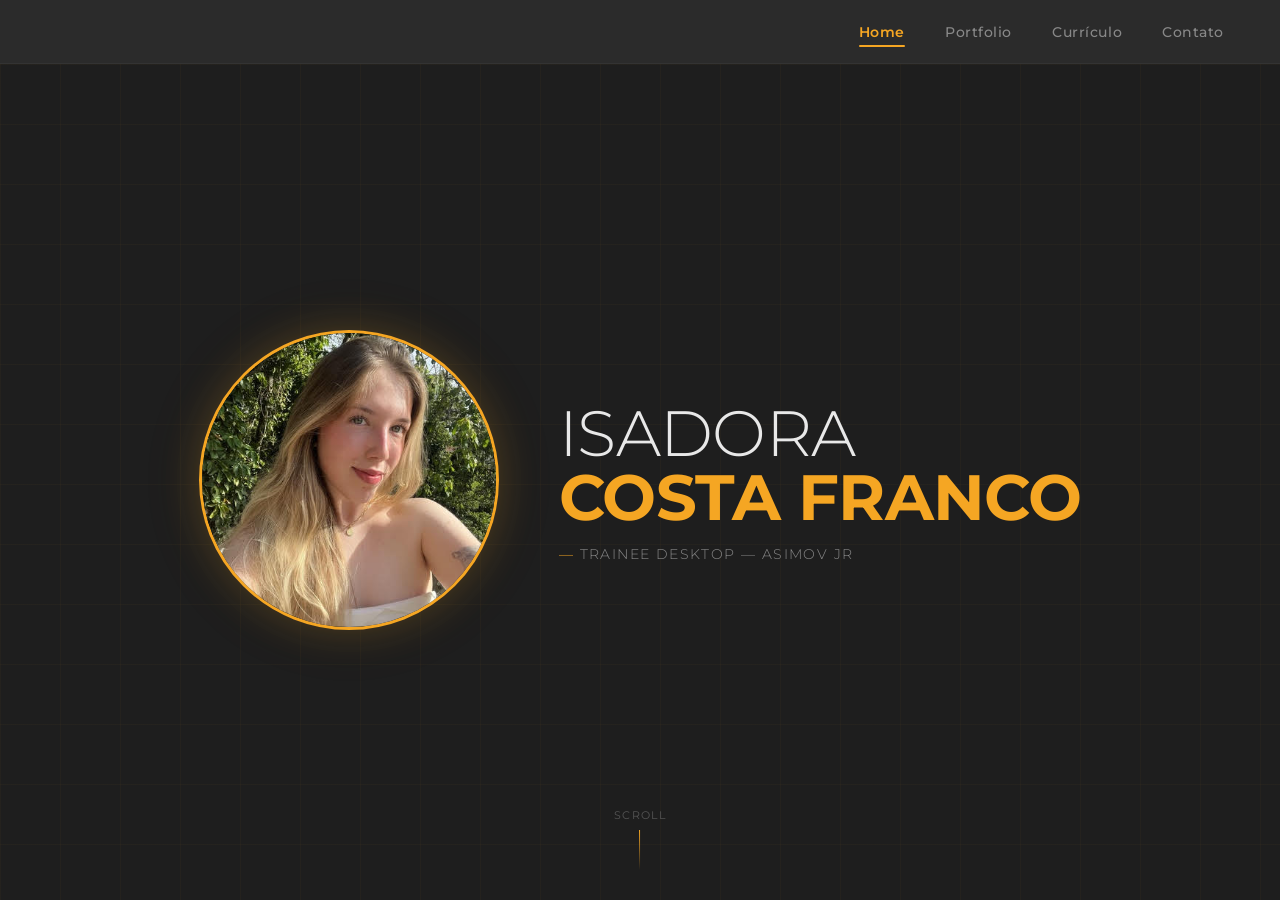
<file: index.html>
<!DOCTYPE html>
<html lang="pt-BR">
  <head>
    <title>Isadora Franco — Portfolio</title>
    <meta charset="utf-8">
    <meta name="viewport" content="width=device-width, initial-scale=1.0">
    <meta name="description" content="Portfolio de Isadora Costa Franco — Engenharia de Computação, Sistemas Embarcados, Desenvolvimento Web.">
    <link rel="stylesheet" href="css/styles.css">
    <link rel="preconnect" href="https://fonts.googleapis.com">
    <link rel="preconnect" href="https://fonts.gstatic.com" crossorigin>
    <link href="https://fonts.googleapis.com/css2?family=Montserrat:wght@100..900&display=swap" rel="stylesheet">
  </head>
  <body>

    <nav class="navigation">
      <ul>
        <li><a href="index.html">Home</a></li>
        <li><a href="portfolio.html">Portfolio</a></li>
        <li><a href="curriculo.html">Currículo</a></li>
        <li><a href="contato.html">Contato</a></li>
      </ul>

      <button class="hamburger" aria-label="Abrir menu" aria-expanded="false">
        <span></span>
        <span></span>
        <span></span>
      </button>

      <ul class="nav-mobile" style="display:none">
        <li><a href="index.html">Home</a></li>
        <li><a href="portfolio.html">Portfolio</a></li>
        <li><a href="curriculo.html">Currículo</a></li>
        <li><a href="contato.html">Contato</a></li>
      </ul>
    </nav>

    <section class="capa">
      <div class="profile-pic">
        <img src="img/isadora-perfil.jpg" alt="Foto de Isadora Costa Franco">
      </div>
      <div class="profile-title">
        <h1>Isadora <span>Costa Franco</span></h1>
        <h2>Trainee Desktop — Asimov JR</h2>
      </div>

      <div class="scroll-hint">scroll</div>
    </section>

    <script src="js/main.js"></script>
  </body>
</html>
</file>
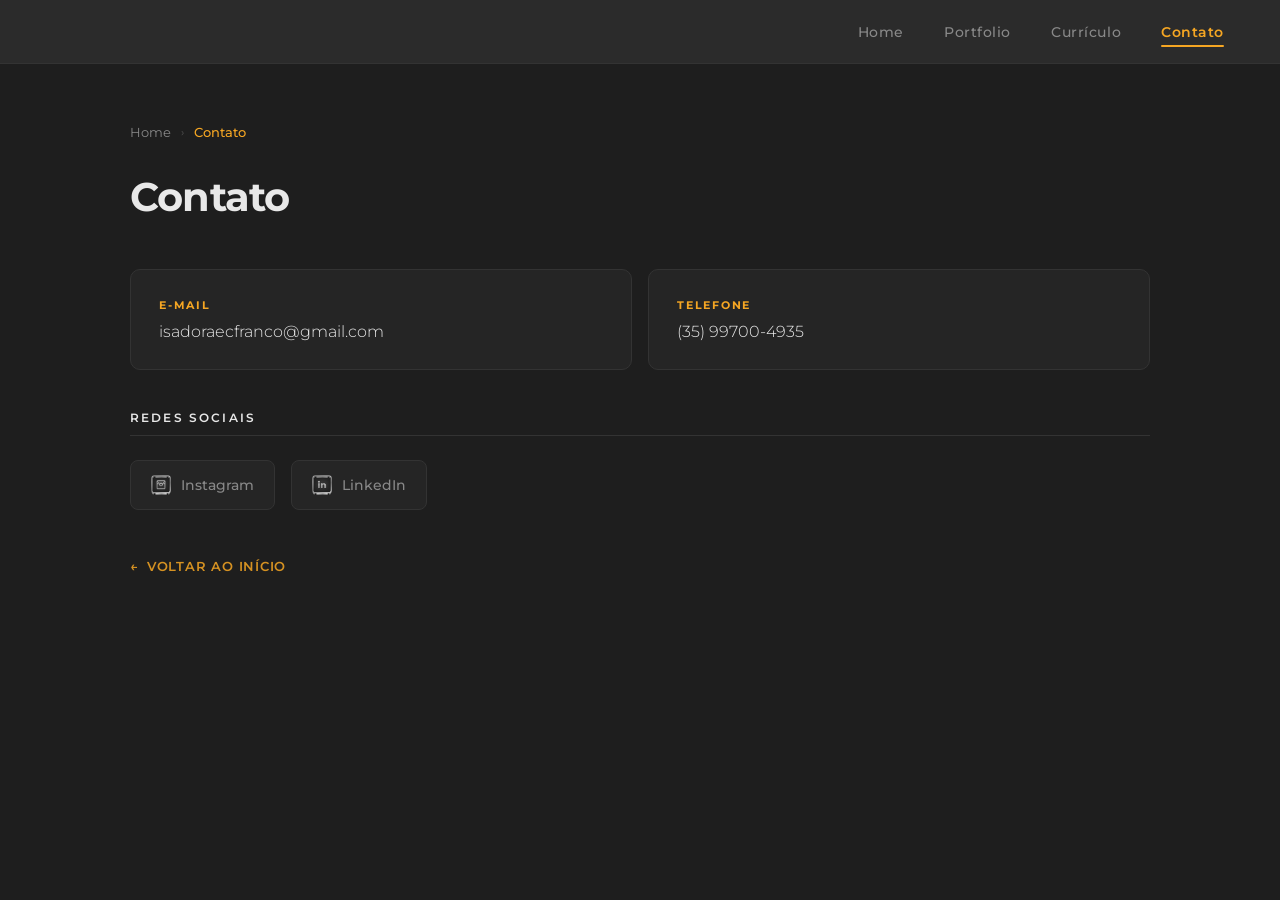
<file: contato.html>
<!DOCTYPE html>
<html lang="pt-BR">
  <head>
    <title>Contato — Isadora Franco</title>
    <meta charset="utf-8">
    <meta name="viewport" content="width=device-width, initial-scale=1.0">
    <link rel="stylesheet" href="css/styles.css">
    <link rel="preconnect" href="https://fonts.googleapis.com">
    <link rel="preconnect" href="https://fonts.gstatic.com" crossorigin>
    <link href="https://fonts.googleapis.com/css2?family=Montserrat:wght@100..900&display=swap" rel="stylesheet">
  </head>
  <body>

    <nav class="navigation">
      <ul>
        <li><a href="index.html">Home</a></li>
        <li><a href="portfolio.html">Portfolio</a></li>
        <li><a href="curriculo.html">Currículo</a></li>
        <li><a href="contato.html">Contato</a></li>
      </ul>
      <button class="hamburger" aria-label="Abrir menu" aria-expanded="false">
        <span></span><span></span><span></span>
      </button>
      <ul class="nav-mobile" style="display:none">
        <li><a href="index.html">Home</a></li>
        <li><a href="portfolio.html">Portfolio</a></li>
        <li><a href="curriculo.html">Currículo</a></li>
        <li><a href="contato.html">Contato</a></li>
      </ul>
    </nav>

    <div class="main">

      <ul class="caminho" aria-label="Caminho de navegação">
        <li><a href="index.html">Home</a></li>
        <li class="sep">›</li>
        <li>Contato</li>
      </ul>

      <h1>Contato</h1>

      <div class="contato-grid fade-in">
        <div class="contato-card">
          <span class="contato-card-label">E-mail</span>
          <p class="contato-card-value">
            <a href="mailto:isadoraecfranco@gmail.com">isadoraecfranco@gmail.com</a>
          </p>
        </div>
        <div class="contato-card">
          <span class="contato-card-label">Telefone</span>
          <p class="contato-card-value">
            <a href="tel:+5535997004935">(35) 99700-4935</a>
          </p>
        </div>
      </div>

      <h2 class="section-title fade-in" style="margin-top:40px">Redes Sociais</h2>

      <div class="social-links fade-in">
        <a class="social-link" href="https://www.instagram.com/isxdoraaaa/" target="_blank" rel="noopener">
          <img src="img/instagram.png" alt="Instagram">
          Instagram
        </a>
        <a class="social-link" href="https://www.linkedin.com/in/isadoraecfranco" target="_blank" rel="noopener">
          <img src="img/linkedin.png" alt="LinkedIn">
          LinkedIn
        </a>
      </div>

      <a class="voltar" href="index.html">Voltar ao início</a>

    </div>

    <script src="js/main.js"></script>
  </body>
</html>
</file>
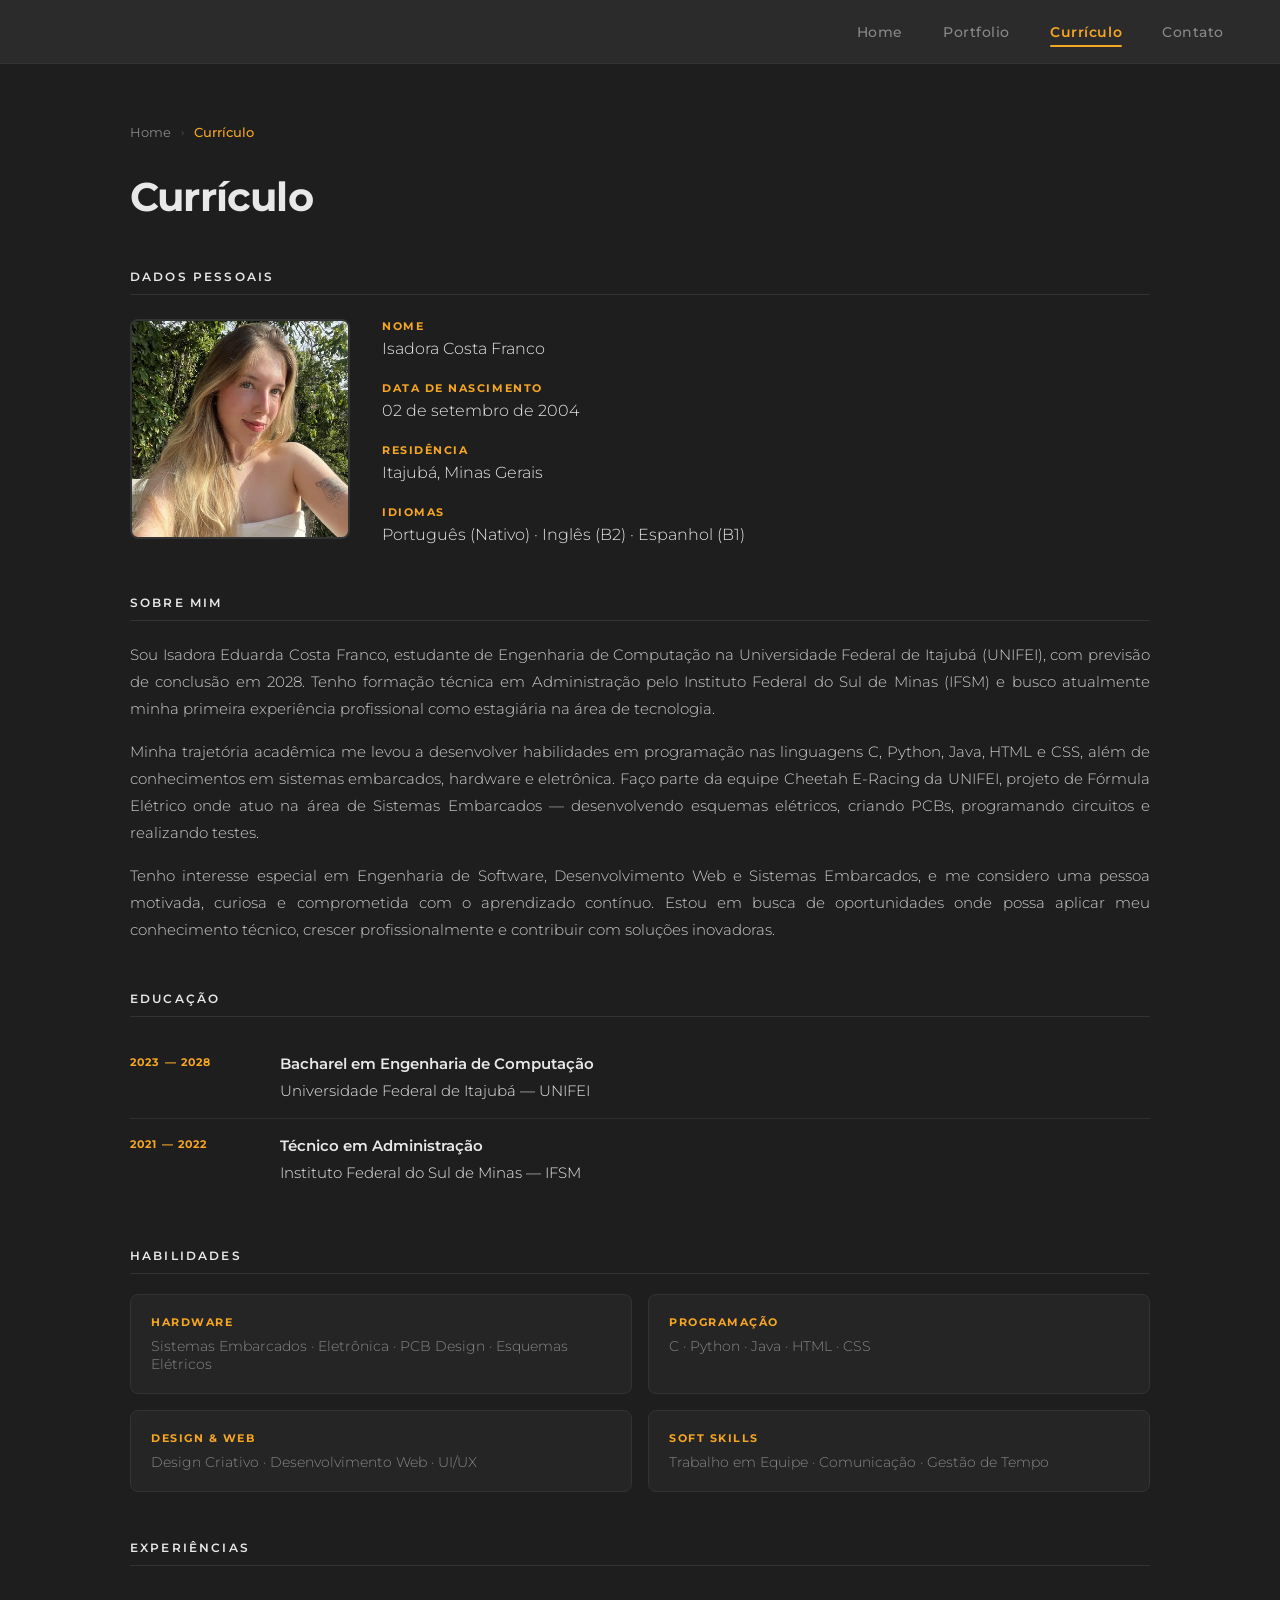
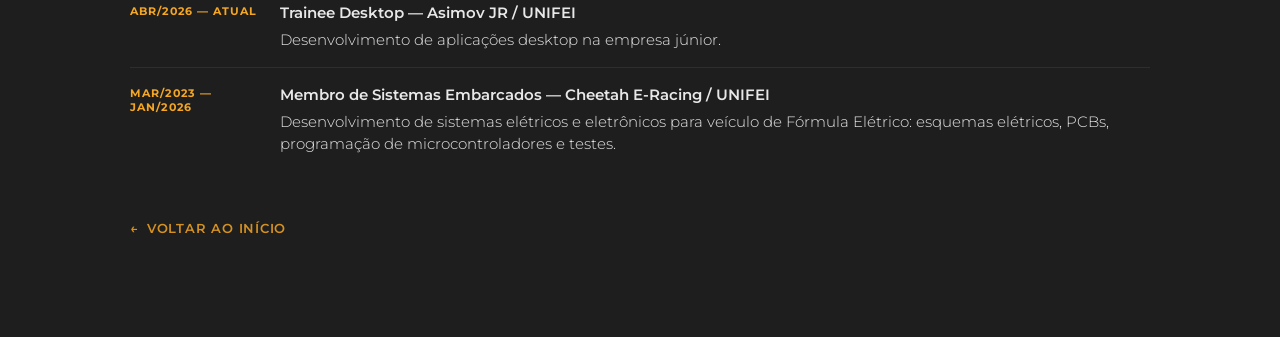
<file: curriculo.html>
<!DOCTYPE html>
<html lang="pt-BR">
  <head>
    <title>Currículo — Isadora Franco</title>
    <meta charset="utf-8">
    <meta name="viewport" content="width=device-width, initial-scale=1.0">
    <link rel="stylesheet" href="css/styles.css">
    <link rel="preconnect" href="https://fonts.googleapis.com">
    <link rel="preconnect" href="https://fonts.gstatic.com" crossorigin>
    <link href="https://fonts.googleapis.com/css2?family=Montserrat:wght@100..900&display=swap" rel="stylesheet">
  </head>
  <body>

    <nav class="navigation">
      <ul>
        <li><a href="index.html">Home</a></li>
        <li><a href="portfolio.html">Portfolio</a></li>
        <li><a href="curriculo.html">Currículo</a></li>
        <li><a href="contato.html">Contato</a></li>
      </ul>
      <button class="hamburger" aria-label="Abrir menu" aria-expanded="false">
        <span></span><span></span><span></span>
      </button>
      <ul class="nav-mobile" style="display:none">
        <li><a href="index.html">Home</a></li>
        <li><a href="portfolio.html">Portfolio</a></li>
        <li><a href="curriculo.html">Currículo</a></li>
        <li><a href="contato.html">Contato</a></li>
      </ul>
    </nav>

    <div class="main">

      <ul class="caminho" aria-label="Caminho de navegação">
        <li><a href="index.html">Home</a></li>
        <li class="sep">›</li>
        <li>Currículo</li>
      </ul>

      <h1>Currículo</h1>

      <h2 class="section-title fade-in">Dados Pessoais</h2>
      <div class="cv-dados fade-in">
        <img class="cv-pic" src="img/isadora-perfil.jpg" alt="Foto de Isadora Costa Franco">
        <div class="cv-info">
          <span class="cv-label">Nome</span>
          <p class="cv-value">Isadora Costa Franco</p>

          <span class="cv-label">Data de Nascimento</span>
          <p class="cv-value">02 de setembro de 2004</p>

          <span class="cv-label">Residência</span>
          <p class="cv-value">Itajubá, Minas Gerais</p>

          <span class="cv-label">Idiomas</span>
          <p class="cv-value">Português (Nativo) · Inglês (B2) · Espanhol (B1)</p>
        </div>
      </div>

      <h2 class="section-title fade-in">Sobre Mim</h2>
      <div class="cv-section-content fade-in">
        <p>Sou Isadora Eduarda Costa Franco, estudante de Engenharia de Computação na Universidade Federal de Itajubá (UNIFEI), com previsão de conclusão em 2028. Tenho formação técnica em Administração pelo Instituto Federal do Sul de Minas (IFSM) e busco atualmente minha primeira experiência profissional como estagiária na área de tecnologia.</p>
        <p>Minha trajetória acadêmica me levou a desenvolver habilidades em programação nas linguagens C, Python, Java, HTML e CSS, além de conhecimentos em sistemas embarcados, hardware e eletrônica. Faço parte da equipe Cheetah E-Racing da UNIFEI, projeto de Fórmula Elétrico onde atuo na área de Sistemas Embarcados — desenvolvendo esquemas elétricos, criando PCBs, programando circuitos e realizando testes.</p>
        <p>Tenho interesse especial em Engenharia de Software, Desenvolvimento Web e Sistemas Embarcados, e me considero uma pessoa motivada, curiosa e comprometida com o aprendizado contínuo. Estou em busca de oportunidades onde possa aplicar meu conhecimento técnico, crescer profissionalmente e contribuir com soluções inovadoras.</p>
      </div>

      <h2 class="section-title fade-in">Educação</h2>
      <div class="cv-section-content fade-in">
        <div class="cv-item">
          <span class="cv-item-year">2023 — 2028</span>
          <div class="cv-item-desc">
            <strong>Bacharel em Engenharia de Computação</strong>
            Universidade Federal de Itajubá — UNIFEI
          </div>
        </div>
        <div class="cv-item">
          <span class="cv-item-year">2021 — 2022</span>
          <div class="cv-item-desc">
            <strong>Técnico em Administração</strong>
            Instituto Federal do Sul de Minas — IFSM
          </div>
        </div>
      </div>

      <h2 class="section-title fade-in">Habilidades</h2>
      <div class="skills-grid fade-in">
        <div class="skill-card">
          <h4>Hardware</h4>
          <p>Sistemas Embarcados · Eletrônica · PCB Design · Esquemas Elétricos</p>
        </div>
        <div class="skill-card">
          <h4>Programação</h4>
          <p>C · Python · Java · HTML · CSS</p>
        </div>
        <div class="skill-card">
          <h4>Design & Web</h4>
          <p>Design Criativo · Desenvolvimento Web · UI/UX</p>
        </div>
        <div class="skill-card">
          <h4>Soft Skills</h4>
          <p>Trabalho em Equipe · Comunicação · Gestão de Tempo</p>
        </div>
      </div>

      <h2 class="section-title fade-in">Experiências</h2>
      <div class="cv-section-content fade-in">
        <div class="cv-item">
          <span class="cv-item-year">Abr/2026 — Atual</span>
          <div class="cv-item-desc">
            <strong>Trainee Desktop — Asimov JR / UNIFEI</strong>
            Desenvolvimento de aplicações desktop na empresa júnior.
          </div>
        </div>
        <div class="cv-item">
          <span class="cv-item-year">Mar/2023 — Jan/2026</span>
          <div class="cv-item-desc">
            <strong>Membro de Sistemas Embarcados — Cheetah E-Racing / UNIFEI</strong>
            Desenvolvimento de sistemas elétricos e eletrônicos para veículo de Fórmula Elétrico: esquemas elétricos, PCBs, programação de microcontroladores e testes.
          </div>
        </div>
      </div>

      <a class="voltar" href="index.html">Voltar ao início</a>

    </div>

    <script src="js/main.js"></script>
  </body>
</html>
</file>
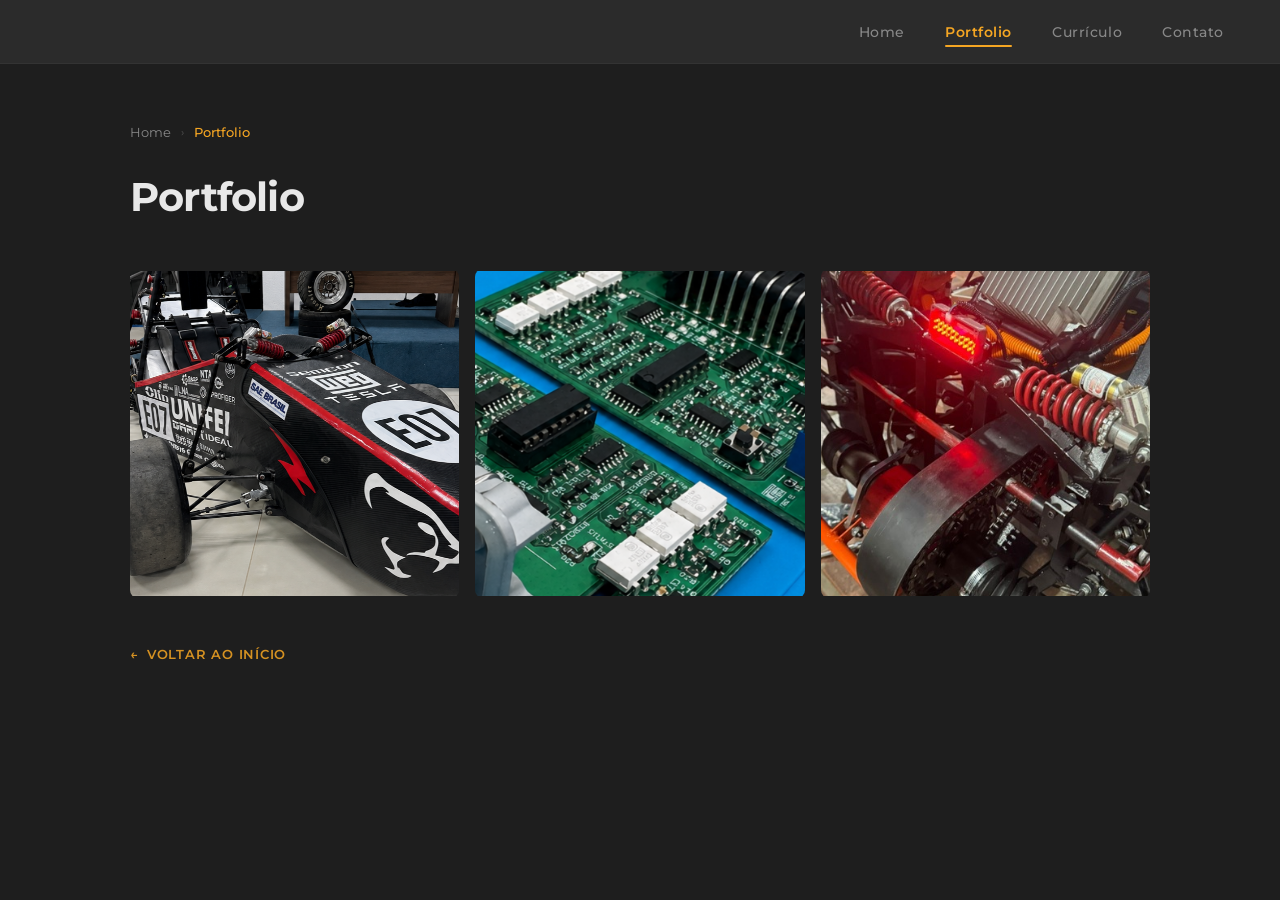
<file: portfolio.html>
<!DOCTYPE html>
<html lang="pt-BR">
  <head>
    <title>Portfolio — Isadora Franco</title>
    <meta charset="utf-8">
    <meta name="viewport" content="width=device-width, initial-scale=1.0">
    <link rel="stylesheet" href="css/styles.css">
    <link rel="preconnect" href="https://fonts.googleapis.com">
    <link rel="preconnect" href="https://fonts.gstatic.com" crossorigin>
    <link href="https://fonts.googleapis.com/css2?family=Montserrat:wght@100..900&display=swap" rel="stylesheet">
  </head>
  <body>

    <nav class="navigation">
      <ul>
        <li><a href="index.html">Home</a></li>
        <li><a href="portfolio.html">Portfolio</a></li>
        <li><a href="curriculo.html">Currículo</a></li>
        <li><a href="contato.html">Contato</a></li>
      </ul>
      <button class="hamburger" aria-label="Abrir menu" aria-expanded="false">
        <span></span><span></span><span></span>
      </button>
      <ul class="nav-mobile" style="display:none">
        <li><a href="index.html">Home</a></li>
        <li><a href="portfolio.html">Portfolio</a></li>
        <li><a href="curriculo.html">Currículo</a></li>
        <li><a href="contato.html">Contato</a></li>
      </ul>
    </nav>

    <div class="main">

      <ul class="caminho" aria-label="Caminho de navegação">
        <li><a href="index.html">Home</a></li>
        <li class="sep">›</li>
        <li>Portfolio</li>
      </ul>

      <h1>Portfolio</h1>

      <div class="galeria">

        <a href="trabalho-cheetah1.html" class="fade-in">
          <div style="background-image: url('img/cheetah1.png')" class="miniatura">
            <div class="blackbox">
              <div class="blackbox-text">
                <h1>Cheetah E-Racing</h1>
                <h2>Sistemas Embarcados</h2>
              </div>
            </div>
          </div>
        </a>

        <a href="trabalho-cheetah2.html" class="fade-in">
          <div style="background-image: url('img/cheetah2.png')" class="miniatura">
            <div class="blackbox">
              <div class="blackbox-text">
                <h1>Cheetah E-Racing</h1>
                <h2>Veículo Elétrico</h2>
              </div>
            </div>
          </div>
        </a>

        <a href="trabalho-cheetah3.html" class="fade-in">
          <div style="background-image: url('img/cheetah3.jpeg')" class="miniatura">
            <div class="blackbox">
              <div class="blackbox-text">
                <h1>Cheetah E-Racing</h1>
                <h2>Eletrônica Embarcada</h2>
              </div>
            </div>
          </div>
        </a>

      </div>

      <a class="voltar" href="index.html">Voltar ao início</a>

    </div>

    <script src="js/main.js"></script>
  </body>
</html>
</file>
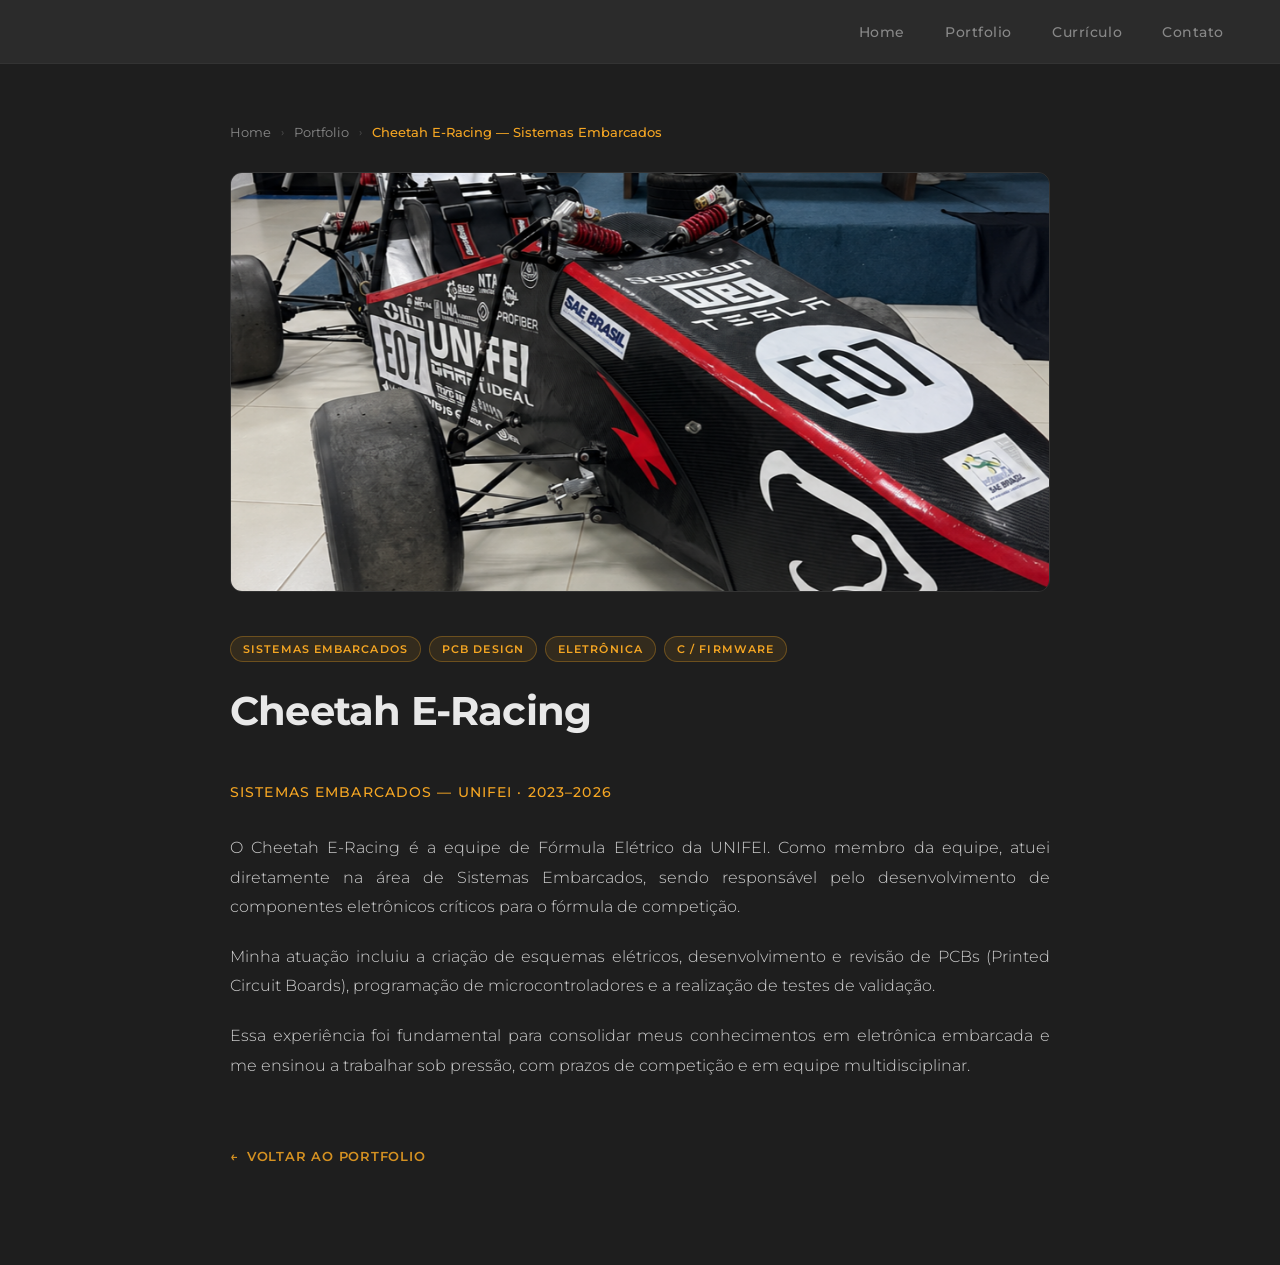
<file: trabalho-cheetah1.html>
<!DOCTYPE html>
<html lang="pt-BR">
  <head>
    <title>Cheetah E-Racing — Sistemas Embarcados · Isadora Franco</title>
    <meta charset="utf-8">
    <meta name="viewport" content="width=device-width, initial-scale=1.0">
    <link rel="stylesheet" href="css/styles.css">
    <link rel="preconnect" href="https://fonts.googleapis.com">
    <link rel="preconnect" href="https://fonts.gstatic.com" crossorigin>
    <link href="https://fonts.googleapis.com/css2?family=Montserrat:wght@100..900&display=swap" rel="stylesheet">
  </head>
  <body>

    <nav class="navigation">
      <ul>
        <li><a href="index.html">Home</a></li>
        <li><a href="portfolio.html">Portfolio</a></li>
        <li><a href="curriculo.html">Currículo</a></li>
        <li><a href="contato.html">Contato</a></li>
      </ul>
      <button class="hamburger" aria-label="Abrir menu" aria-expanded="false">
        <span></span><span></span><span></span>
      </button>
      <ul class="nav-mobile" style="display:none">
        <li><a href="index.html">Home</a></li>
        <li><a href="portfolio.html">Portfolio</a></li>
        <li><a href="curriculo.html">Currículo</a></li>
        <li><a href="contato.html">Contato</a></li>
      </ul>
    </nav>

    <div class="main-work">

      <ul class="caminho" aria-label="Caminho de navegação">
        <li><a href="index.html">Home</a></li>
        <li class="sep">›</li>
        <li><a href="portfolio.html">Portfolio</a></li>
        <li class="sep">›</li>
        <li>Cheetah E-Racing — Sistemas Embarcados</li>
      </ul>


      <img class="work-hero" src="img/cheetah1.png" alt="PCBs e sistemas embarcados da Cheetah E-Racing">

      <div class="work-tags">
        <span class="work-tag">Sistemas Embarcados</span>
        <span class="work-tag">PCB Design</span>
        <span class="work-tag">Eletrônica</span>
        <span class="work-tag">C / Firmware</span>
      </div>

      <h1 class="work-title">Cheetah E-Racing</h1>
      <p class="work-subtitle">Sistemas Embarcados — UNIFEI · 2023–2026</p>

      <div class="work-body">
        <p>
          O Cheetah E-Racing é a equipe de Fórmula Elétrico da UNIFEI. 
          Como membro da equipe, atuei diretamente na área de Sistemas Embarcados, sendo responsável pelo 
          desenvolvimento de componentes eletrônicos críticos para o fórmula de competição.
        </p>
        <p>
          Minha atuação incluiu a criação de esquemas elétricos, desenvolvimento e revisão de PCBs 
          (Printed Circuit Boards), programação de microcontroladores e a realização de testes de validação.
        </p>
        <p>
          Essa experiência foi fundamental para consolidar meus conhecimentos em eletrônica embarcada 
          e me ensinou a trabalhar sob pressão, com prazos de competição e em equipe multidisciplinar.
        </p>
      </div>


      <a class="voltar" href="portfolio.html">Voltar ao Portfolio</a>

    </div>

    <script src="js/main.js"></script>
  </body>
</html>
</file>
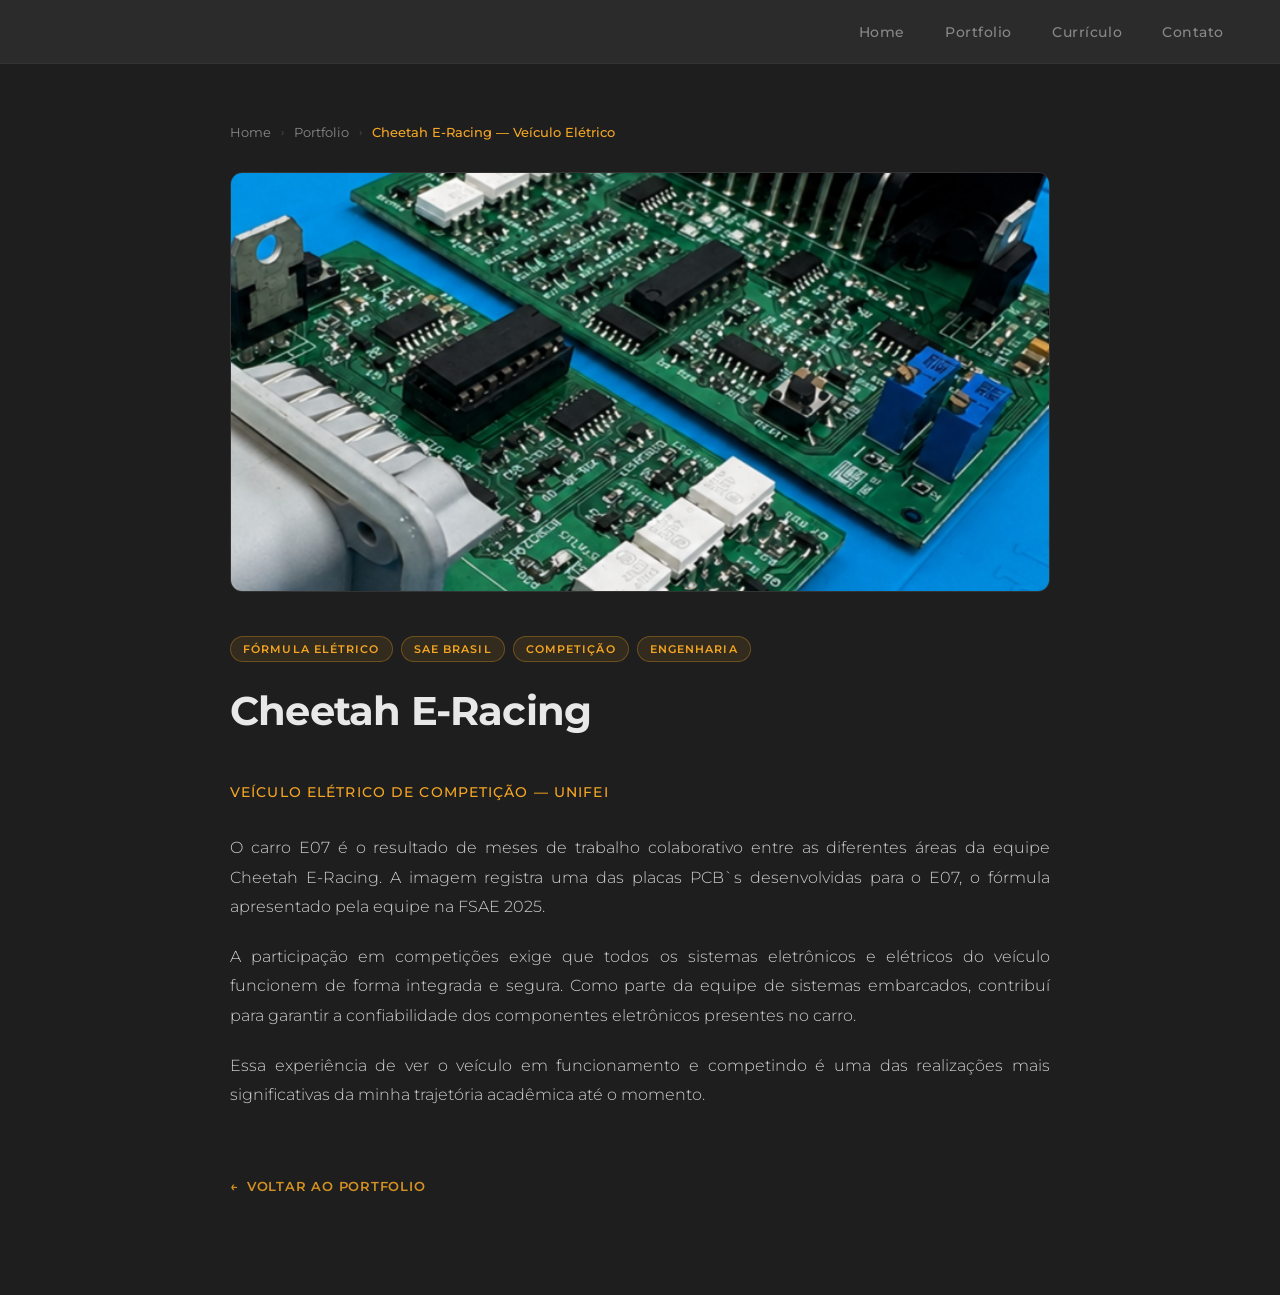
<file: trabalho-cheetah2.html>
<!DOCTYPE html>
<html lang="pt-BR">
  <head>
    <title>Cheetah E-Racing — Veículo Elétrico · Isadora Franco</title>
    <meta charset="utf-8">
    <meta name="viewport" content="width=device-width, initial-scale=1.0">
    <link rel="stylesheet" href="css/styles.css">
    <link rel="preconnect" href="https://fonts.googleapis.com">
    <link rel="preconnect" href="https://fonts.gstatic.com" crossorigin>
    <link href="https://fonts.googleapis.com/css2?family=Montserrat:wght@100..900&display=swap" rel="stylesheet">
  </head>
  <body>

    <nav class="navigation">
      <ul>
        <li><a href="index.html">Home</a></li>
        <li><a href="portfolio.html">Portfolio</a></li>
        <li><a href="curriculo.html">Currículo</a></li>
        <li><a href="contato.html">Contato</a></li>
      </ul>
      <button class="hamburger" aria-label="Abrir menu" aria-expanded="false">
        <span></span><span></span><span></span>
      </button>
      <ul class="nav-mobile" style="display:none">
        <li><a href="index.html">Home</a></li>
        <li><a href="portfolio.html">Portfolio</a></li>
        <li><a href="curriculo.html">Currículo</a></li>
        <li><a href="contato.html">Contato</a></li>
      </ul>
    </nav>

    <div class="main-work">

      <ul class="caminho" aria-label="Caminho de navegação">
        <li><a href="index.html">Home</a></li>
        <li class="sep">›</li>
        <li><a href="portfolio.html">Portfolio</a></li>
        <li class="sep">›</li>
        <li>Cheetah E-Racing — Veículo Elétrico</li>
      </ul>

      <img class="work-hero" src="img/cheetah2.png" alt="Veículo Cheetah E-Racing no evento">

      <div class="work-tags">
        <span class="work-tag">Fórmula Elétrico</span>
        <span class="work-tag">SAE Brasil</span>
        <span class="work-tag">Competição</span>
        <span class="work-tag">Engenharia</span>
      </div>

      <h1 class="work-title">Cheetah E-Racing</h1>
      <p class="work-subtitle">Veículo Elétrico de Competição — UNIFEI</p>

      <div class="work-body">
        <p>
          O carro E07 é o resultado de meses de trabalho colaborativo entre as diferentes áreas da 
          equipe Cheetah E-Racing. A imagem registra uma das placas PCB`s desenvolvidas para o E07, 
          o fórmula apresentado pela equipe na FSAE 2025.
        </p>
        <p>
          A participação em competições exige que todos os sistemas eletrônicos e elétricos do veículo 
          funcionem de forma integrada e segura. Como parte da equipe de sistemas embarcados, contribuí 
          para garantir a confiabilidade dos componentes eletrônicos presentes no carro.
        </p>
        <p>
          Essa experiência de ver o veículo em funcionamento e competindo é uma das realizações mais 
          significativas da minha trajetória acadêmica até o momento.
        </p>
      </div>

      <a class="voltar" href="portfolio.html">Voltar ao Portfolio</a>

    </div>

    <script src="js/main.js"></script>
  </body>
</html>
</file>
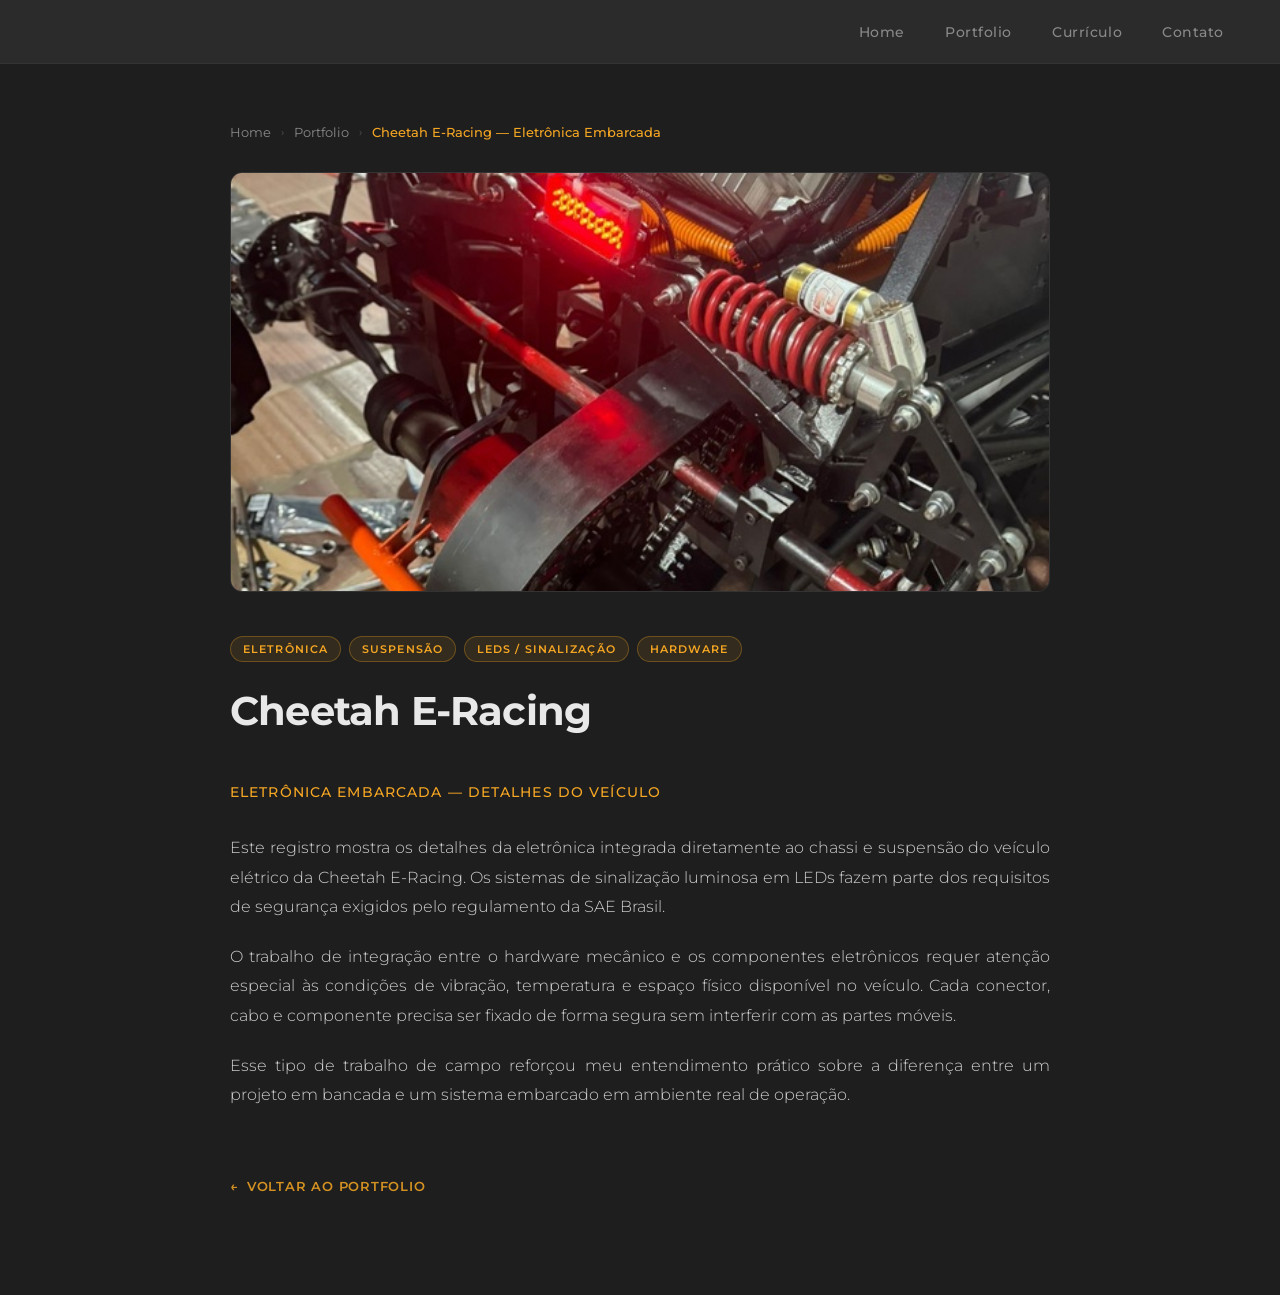
<file: trabalho-cheetah3.html>
<!DOCTYPE html>
<html lang="pt-BR">
  <head>
    <title>Cheetah E-Racing — Eletrônica Embarcada · Isadora Franco</title>
    <meta charset="utf-8">
    <meta name="viewport" content="width=device-width, initial-scale=1.0">
    <link rel="stylesheet" href="css/styles.css">
    <link rel="preconnect" href="https://fonts.googleapis.com">
    <link rel="preconnect" href="https://fonts.gstatic.com" crossorigin>
    <link href="https://fonts.googleapis.com/css2?family=Montserrat:wght@100..900&display=swap" rel="stylesheet">
  </head>
  <body>

    <nav class="navigation">
      <ul>
        <li><a href="index.html">Home</a></li>
        <li><a href="portfolio.html">Portfolio</a></li>
        <li><a href="curriculo.html">Currículo</a></li>
        <li><a href="contato.html">Contato</a></li>
      </ul>
      <button class="hamburger" aria-label="Abrir menu" aria-expanded="false">
        <span></span><span></span><span></span>
      </button>
      <ul class="nav-mobile" style="display:none">
        <li><a href="index.html">Home</a></li>
        <li><a href="portfolio.html">Portfolio</a></li>
        <li><a href="curriculo.html">Currículo</a></li>
        <li><a href="contato.html">Contato</a></li>
      </ul>
    </nav>

    <div class="main-work">

      <ul class="caminho" aria-label="Caminho de navegação">
        <li><a href="index.html">Home</a></li>
        <li class="sep">›</li>
        <li><a href="portfolio.html">Portfolio</a></li>
        <li class="sep">›</li>
        <li>Cheetah E-Racing — Eletrônica Embarcada</li>
      </ul>

      <img class="work-hero" src="img/cheetah3.jpeg" alt="Eletrônica embarcada do veículo Cheetah">

      <div class="work-tags">
        <span class="work-tag">Eletrônica</span>
        <span class="work-tag">Suspensão</span>
        <span class="work-tag">LEDs / Sinalização</span>
        <span class="work-tag">Hardware</span>
      </div>

      <h1 class="work-title">Cheetah E-Racing</h1>
      <p class="work-subtitle">Eletrônica Embarcada — Detalhes do Veículo</p>

      <div class="work-body">
        <p>
          Este registro mostra os detalhes da eletrônica integrada diretamente ao chassi e suspensão 
          do veículo elétrico da Cheetah E-Racing. Os sistemas de sinalização luminosa em LEDs fazem 
          parte dos requisitos de segurança exigidos pelo regulamento da SAE Brasil.
        </p>
        <p>
          O trabalho de integração entre o hardware mecânico e os componentes eletrônicos requer 
          atenção especial às condições de vibração, temperatura e espaço físico disponível no veículo. 
          Cada conector, cabo e componente precisa ser fixado de forma segura sem interferir com as 
          partes móveis.
        </p>
        <p>
          Esse tipo de trabalho de campo reforçou meu entendimento prático sobre a diferença entre 
          um projeto em bancada e um sistema embarcado em ambiente real de operação.
        </p>
      </div>

      <a class="voltar" href="portfolio.html">Voltar ao Portfolio</a>

    </div>

    <script src="js/main.js"></script>
  </body>
</html>
</file>
<file: css/styles.css>
*, *::before, *::after {
    box-sizing: border-box;
    margin: 0;
    padding: 0;
}

:root {
    --bg: #1e1e1e;
    --bg-2: #2b2b2b;
    --bg-card: #252525;
    --accent: #f5a623;
    --accent-hover: #ffbc4b;
    --text: #e8e8e8;
    --text-muted: #888;
    --text-dim: #555;
    --nav-height: 64px;
    --transition: 0.3s ease;
}

html {
    scroll-behavior: smooth;
}

body {
    background-color: var(--bg);
    font-family: "Montserrat", sans-serif;
    color: var(--text);
    min-height: 100vh;
}

.navigation {
    background-color: var(--bg-2);
    height: var(--nav-height);
    position: sticky;
    top: 0;
    z-index: 100;
    border-bottom: 1px solid #333;
    display: flex;
    align-items: center;
    justify-content: flex-end;
    padding-right: 40px;
    animation: slideDown 0.5s ease both;
}

@keyframes slideDown {
    from { transform: translateY(-100%); opacity: 0; }
    to   { transform: translateY(0);     opacity: 1; }
}

.navigation ul {
    list-style: none;
    display: flex;
    align-items: center;
    gap: 8px;
}

.navigation li a {
    color: var(--text-muted);
    text-decoration: none;
    font-size: 14px;
    font-weight: 500;
    letter-spacing: 0.04em;
    padding: 8px 16px;
    border-radius: 4px;
    transition: color var(--transition), background var(--transition);
    position: relative;
}

.navigation li a::after {
    content: '';
    position: absolute;
    bottom: 2px;
    left: 16px;
    right: 16px;
    height: 2px;
    background: var(--accent);
    transform: scaleX(0);
    transform-origin: left;
    transition: transform var(--transition);
    border-radius: 2px;
}

.navigation li a:hover {
    color: var(--text);
}

.navigation li a:hover::after {
    transform: scaleX(1);
}

.navigation li a.ativo {
    color: var(--accent);
    font-weight: 600;
}

.navigation li a.ativo::after {
    transform: scaleX(1);
}

.hamburger {
    display: none;
    flex-direction: column;
    gap: 5px;
    cursor: pointer;
    padding: 8px;
    border: none;
    background: transparent;
    position: absolute;
    right: 20px;
    top: 50%;
    transform: translateY(-50%);
}

.hamburger span {
    display: block;
    width: 24px;
    height: 2px;
    background: var(--text);
    border-radius: 2px;
    transition: all 0.3s ease;
}

.hamburger.aberto span:nth-child(1) { transform: rotate(45deg) translate(5px, 5px); }
.hamburger.aberto span:nth-child(2) { opacity: 0; transform: scaleX(0); }
.hamburger.aberto span:nth-child(3) { transform: rotate(-45deg) translate(5px, -5px); }

.nav-mobile {
    display: none;
    flex-direction: column;
    gap: 0;
    background: var(--bg-2);
    border-top: 1px solid #333;
    padding: 12px 0;
    position: absolute;
    top: var(--nav-height);
    left: 0;
    right: 0;
    z-index: 99;
    animation: fadeInDown 0.2s ease both;
}

@keyframes fadeInDown {
    from { opacity: 0; transform: translateY(-10px); }
    to   { opacity: 1; transform: translateY(0); }
}

.nav-mobile li {
    list-style: none;
}

.nav-mobile li a {
    display: block;
    padding: 14px 24px;
    color: var(--text-muted);
    text-decoration: none;
    font-size: 15px;
    font-weight: 500;
    transition: color var(--transition), background var(--transition);
    border-left: 3px solid transparent;
}

.nav-mobile li a:hover,
.nav-mobile li a.ativo {
    color: var(--accent);
    background: rgba(245, 166, 35, 0.05);
    border-left-color: var(--accent);
}

.capa {
    height: calc(100vh - var(--nav-height));
    display: flex;
    align-items: center;
    justify-content: center;
    padding: 40px;
    gap: 60px;
    overflow: hidden;
    position: relative;
}


.capa::before {
    content: '';
    position: absolute;
    inset: 0;
    background-image:
        linear-gradient(rgba(245,166,35,0.03) 1px, transparent 1px),
        linear-gradient(90deg, rgba(245,166,35,0.03) 1px, transparent 1px);
    background-size: 60px 60px;
    pointer-events: none;
}

.profile-pic {
    flex-shrink: 0;
    animation: fadeInLeft 0.8s ease 0.2s both;
}

@keyframes fadeInLeft {
    from { opacity: 0; transform: translateX(-40px); }
    to   { opacity: 1; transform: translateX(0); }
}

.profile-pic img {
    width: 300px;
    height: 300px;
    object-fit: cover;
    border-radius: 50%;
    border: 3px solid var(--accent);
    box-shadow: 0 0 40px rgba(245, 166, 35, 0.2), 0 0 80px rgba(245, 166, 35, 0.05);
    transition: box-shadow 0.4s ease, transform 0.4s ease;
}

.profile-pic img:hover {
    box-shadow: 0 0 60px rgba(245, 166, 35, 0.35);
    transform: scale(1.02);
}

.profile-title {
    animation: fadeInRight 0.8s ease 0.3s both;
}

@keyframes fadeInRight {
    from { opacity: 0; transform: translateX(40px); }
    to   { opacity: 1; transform: translateX(0); }
}

.profile-title h1 {
    text-transform: uppercase;
    font-size: clamp(36px, 5vw, 72px);
    font-weight: 300;
    line-height: 1;
    margin-bottom: 12px;
    letter-spacing: -0.01em;
}

.profile-title h1 span {
    color: var(--accent);
    display: block;
    font-weight: 700;
}

.profile-title h2 {
    font-size: 14px;
    font-weight: 300;
    color: var(--text-muted);
    letter-spacing: 0.1em;
    text-transform: uppercase;
    margin-top: 16px;
}

.profile-title h2::before {
    content: '— ';
    color: var(--accent);
}

.scroll-hint {
    position: absolute;
    bottom: 30px;
    left: 50%;
    transform: translateX(-50%);
    display: flex;
    flex-direction: column;
    align-items: center;
    gap: 8px;
    color: var(--text-dim);
    font-size: 11px;
    letter-spacing: 0.12em;
    text-transform: uppercase;
    animation: pulse 2s infinite;
}

.scroll-hint::after {
    content: '';
    display: block;
    width: 1px;
    height: 40px;
    background: linear-gradient(to bottom, var(--accent), transparent);
    animation: grow 1.5s infinite;
}

@keyframes pulse {
    0%, 100% { opacity: 0.4; }
    50% { opacity: 1; }
}

@keyframes grow {
    0%, 100% { transform: scaleY(0.5); transform-origin: top; opacity: 0.5; }
    50% { transform: scaleY(1); opacity: 1; }
}

.main {
    max-width: 1100px;
    margin: 0 auto;
    padding: 60px 40px 100px;
    animation: fadeUp 0.6s ease 0.1s both;
}

@keyframes fadeUp {
    from { opacity: 0; transform: translateY(20px); }
    to   { opacity: 1; transform: translateY(0); }
}

.caminho {
    list-style: none;
    display: flex;
    align-items: center;
    gap: 8px;
    margin-bottom: 32px;
    font-size: 13px;
    color: var(--text-dim);
}

.caminho li {
    display: flex;
    align-items: center;
}

.caminho .sep {
    color: var(--text-dim);
    font-size: 11px;
    margin: 0 2px;
}

.caminho a {
    color: var(--text-muted);
    text-decoration: none;
    transition: color var(--transition);
}

.caminho a:hover {
    color: var(--accent);
}

.caminho li:last-child {
    color: var(--accent);
    font-weight: 500;
}

.main > h1,
.main-work > h1 {
    color: var(--text);
    font-size: 40px;
    font-weight: 700;
    margin-bottom: 48px;
    letter-spacing: -0.02em;
}

.section-title {
    color: var(--text);
    font-size: 12px;
    font-weight: 600;
    text-transform: uppercase;
    letter-spacing: 0.18em;
    margin-top: 48px;
    margin-bottom: 0;
    padding-bottom: 10px;
    border-bottom: 1px solid #333;
}

.cv-dados {
    display: flex;
    gap: 32px;
    align-items: flex-start;
    margin-top: 24px;
    flex-wrap: wrap;
}

.cv-pic {
    width: 220px;
    height: 220px;
    object-fit: cover;
    border-radius: 8px;
    flex-shrink: 0;
    border: 2px solid #333;
}

.cv-info {
    flex: 1;
    min-width: 200px;
}

.cv-label {
    color: var(--accent);
    font-size: 11px;
    font-weight: 700;
    letter-spacing: 0.14em;
    text-transform: uppercase;
    margin-top: 20px;
    margin-bottom: 4px;
    display: block;
}

.cv-label:first-child {
    margin-top: 0;
}

.cv-value {
    color: var(--text);
    font-size: 16px;
    font-weight: 300;
    line-height: 1.5;
}

.cv-section-content {
    margin-top: 20px;
}

.cv-section-content p {
    color: var(--text);
    font-size: 15px;
    font-weight: 300;
    line-height: 1.8;
    text-align: justify;
    margin-bottom: 16px;
    opacity: 0.88;
}

.cv-item {
    display: flex;
    gap: 20px;
    padding: 16px 0;
    border-bottom: 1px solid #2e2e2e;
    align-items: flex-start;
}

.cv-item:last-child {
    border-bottom: none;
}

.cv-item-year {
    color: var(--accent);
    font-size: 11px;
    font-weight: 700;
    letter-spacing: 0.1em;
    text-transform: uppercase;
    min-width: 130px;
    padding-top: 2px;
}

.cv-item-desc {
    color: var(--text);
    font-size: 15px;
    font-weight: 300;
    line-height: 1.5;
}

.cv-item-desc strong {
    display: block;
    font-weight: 600;
    margin-bottom: 4px;
    color: var(--text);
}

.skills-grid {
    display: grid;
    grid-template-columns: 1fr 1fr;
    gap: 16px;
    margin-top: 20px;
}

.skill-card {
    background: var(--bg-card);
    border: 1px solid #333;
    border-radius: 8px;
    padding: 20px;
    transition: border-color var(--transition), transform var(--transition);
}

.skill-card:hover {
    border-color: var(--accent);
    transform: translateY(-2px);
}

.skill-card h4 {
    color: var(--accent);
    font-size: 11px;
    letter-spacing: 0.14em;
    text-transform: uppercase;
    font-weight: 700;
    margin-bottom: 8px;
}

.skill-card p {
    color: var(--text-muted);
    font-size: 14px;
    font-weight: 300;
    margin: 0;
}


.galeria {
    display: grid;
    grid-template-columns: repeat(3, 1fr);
    gap: 16px;
    margin-top: 0;
}

.miniatura {
    aspect-ratio: 1;
    border-radius: 8px;
    overflow: hidden;
    background-size: cover;
    background-position: center;
    background-repeat: no-repeat;
    position: relative;
    cursor: pointer;
    border: 2px solid transparent;
    transition: border-color var(--transition), transform var(--transition);
}

.miniatura:hover {
    border-color: var(--accent);
    transform: scale(1.02);
}

.blackbox {
    position: absolute;
    inset: 0;
    background: linear-gradient(to top, rgba(0,0,0,0.85) 0%, rgba(0,0,0,0.3) 50%, transparent 100%);
    opacity: 0;
    display: flex;
    align-items: flex-end;
    padding: 20px;
    transition: opacity var(--transition);
}

.miniatura:hover .blackbox {
    opacity: 1;
}

.blackbox-text h1 {
    font-size: 14px !important;
    color: var(--accent) !important;
    text-transform: uppercase;
    margin: 0 0 4px !important;
    font-weight: 700;
    letter-spacing: 0.08em;
}

.blackbox-text h2 {
    font-size: 12px !important;
    font-weight: 300;
    color: var(--text) !important;
    text-transform: none !important;
    margin: 0 !important;
}


.galeria a {
    text-decoration: none;
    display: block;
}

.main-work {
    max-width: 900px;
    margin: 0 auto;
    padding: 60px 40px 100px;
    animation: fadeUp 0.6s ease 0.1s both;
}

.work-hero {
    width: 100%;
    max-height: 420px;
    object-fit: cover;
    border-radius: 12px;
    margin-bottom: 40px;
    border: 1px solid #333;
}

.work-hero-placeholder {
    width: 100%;
    height: 360px;
    background: linear-gradient(135deg, #2a2a2a, #1a1a1a);
    border-radius: 12px;
    margin-bottom: 40px;
    border: 1px solid #333;
    display: flex;
    align-items: center;
    justify-content: center;
    color: var(--text-dim);
    font-size: 14px;
    letter-spacing: 0.1em;
    text-transform: uppercase;
}

.work-tags {
    display: flex;
    gap: 8px;
    flex-wrap: wrap;
    margin-bottom: 24px;
}

.work-tag {
    background: rgba(245, 166, 35, 0.1);
    border: 1px solid rgba(245, 166, 35, 0.3);
    color: var(--accent);
    font-size: 11px;
    font-weight: 600;
    letter-spacing: 0.1em;
    text-transform: uppercase;
    padding: 5px 12px;
    border-radius: 20px;
}

.work-title {
    font-size: 36px;
    font-weight: 700;
    letter-spacing: -0.02em;
    margin-bottom: 8px;
}

.work-subtitle {
    color: var(--accent);
    font-size: 14px;
    font-weight: 500;
    letter-spacing: 0.08em;
    text-transform: uppercase;
    margin-bottom: 32px;
}

.work-body p {
    color: var(--text);
    font-size: 16px;
    font-weight: 300;
    line-height: 1.85;
    text-align: justify;
    margin-bottom: 20px;
    opacity: 0.88;
}

.work-images {
    display: grid;
    grid-template-columns: 1fr 1fr;
    gap: 16px;
    margin: 40px 0;
}

.work-images img {
    width: 100%;
    border-radius: 8px;
    border: 1px solid #333;
    object-fit: cover;
    aspect-ratio: 4/3;
}

.contato-grid {
    display: grid;
    grid-template-columns: 1fr 1fr;
    gap: 16px;
    margin-top: 24px;
}

.contato-card {
    background: var(--bg-card);
    border: 1px solid #333;
    border-radius: 10px;
    padding: 28px;
    transition: border-color var(--transition), transform var(--transition);
}

.contato-card:hover {
    border-color: var(--accent);
    transform: translateY(-3px);
}

.contato-card-label {
    color: var(--accent);
    font-size: 11px;
    font-weight: 700;
    letter-spacing: 0.16em;
    text-transform: uppercase;
    margin-bottom: 10px;
    display: block;
}

.contato-card-value {
    color: var(--text);
    font-size: 16px;
    font-weight: 300;
}

.contato-card a {
    color: var(--text);
    text-decoration: none;
    transition: color var(--transition);
}

.contato-card a:hover {
    color: var(--accent);
}

.social-links {
    display: flex;
    gap: 16px;
    margin-top: 24px;
}

.social-link {
    display: flex;
    align-items: center;
    gap: 10px;
    background: var(--bg-card);
    border: 1px solid #333;
    border-radius: 8px;
    padding: 14px 20px;
    text-decoration: none;
    color: var(--text-muted);
    font-size: 14px;
    font-weight: 500;
    transition: all var(--transition);
}

.social-link:hover {
    border-color: var(--accent);
    color: var(--accent);
    transform: translateY(-2px);
}

.social-link img {
    width: 20px;
    height: 20px;
    object-fit: contain;
    filter: grayscale(1) brightness(0.8);
    transition: filter var(--transition);
}

.social-link:hover img {
    filter: none;
}

.voltar {
    display: inline-flex;
    align-items: center;
    gap: 8px;
    margin-top: 48px;
    color: var(--accent);
    text-decoration: none;
    font-size: 13px;
    font-weight: 600;
    letter-spacing: 0.06em;
    text-transform: uppercase;
    transition: gap var(--transition), opacity var(--transition);
    opacity: 0.85;
}

.voltar::before {
    content: '←';
    transition: transform var(--transition);
}

.voltar:hover {
    gap: 12px;
    opacity: 1;
}

.voltar:hover::before {
    transform: translateX(-4px);
}

/* ===========================
   RESPONSIVIDADE
=========================== */
@media (max-width: 900px) {
    .navigation {
        padding-right: 60px;
        position: relative;
    }

    .navigation > ul {
        display: none;
    }

    .hamburger {
        display: flex;
    }

    .capa {
        flex-direction: column;
        text-align: center;
        padding: 40px 20px;
        gap: 32px;
        height: auto;
        min-height: calc(100vh - var(--nav-height));
    }

    .profile-pic img {
        width: 200px;
        height: 200px;
    }

    .profile-title h1 {
        font-size: 36px;
    }

    .galeria {
        grid-template-columns: repeat(2, 1fr);
    }

    .skills-grid {
        grid-template-columns: 1fr;
    }

    .contato-grid {
        grid-template-columns: 1fr;
    }

    .work-images {
        grid-template-columns: 1fr;
    }

    .main,
    .main-work {
        padding: 40px 20px 80px;
    }
}

@media (max-width: 560px) {
    .galeria {
        grid-template-columns: 1fr;
    }

    .cv-dados {
        flex-direction: column;
    }

    .cv-pic {
        width: 100%;
        height: 240px;
    }

    .social-links {
        flex-direction: column;
    }

    .cv-item {
        flex-direction: column;
        gap: 6px;
    }

    .cv-item-year {
        min-width: unset;
    }

    .main > h1 {
        font-size: 28px;
    }
}

.fade-in {
    opacity: 0;
    transform: translateY(24px);
    transition: opacity 0.6s ease, transform 0.6s ease;
}

.fade-in.visivel {
    opacity: 1;
    transform: translateY(0);
}

.fade-in:nth-child(1) { transition-delay: 0s; }
.fade-in:nth-child(2) { transition-delay: 0.08s; }
.fade-in:nth-child(3) { transition-delay: 0.16s; }
.fade-in:nth-child(4) { transition-delay: 0.24s; }
.fade-in:nth-child(5) { transition-delay: 0.32s; }
.fade-in:nth-child(6) { transition-delay: 0.40s; }
</file>
